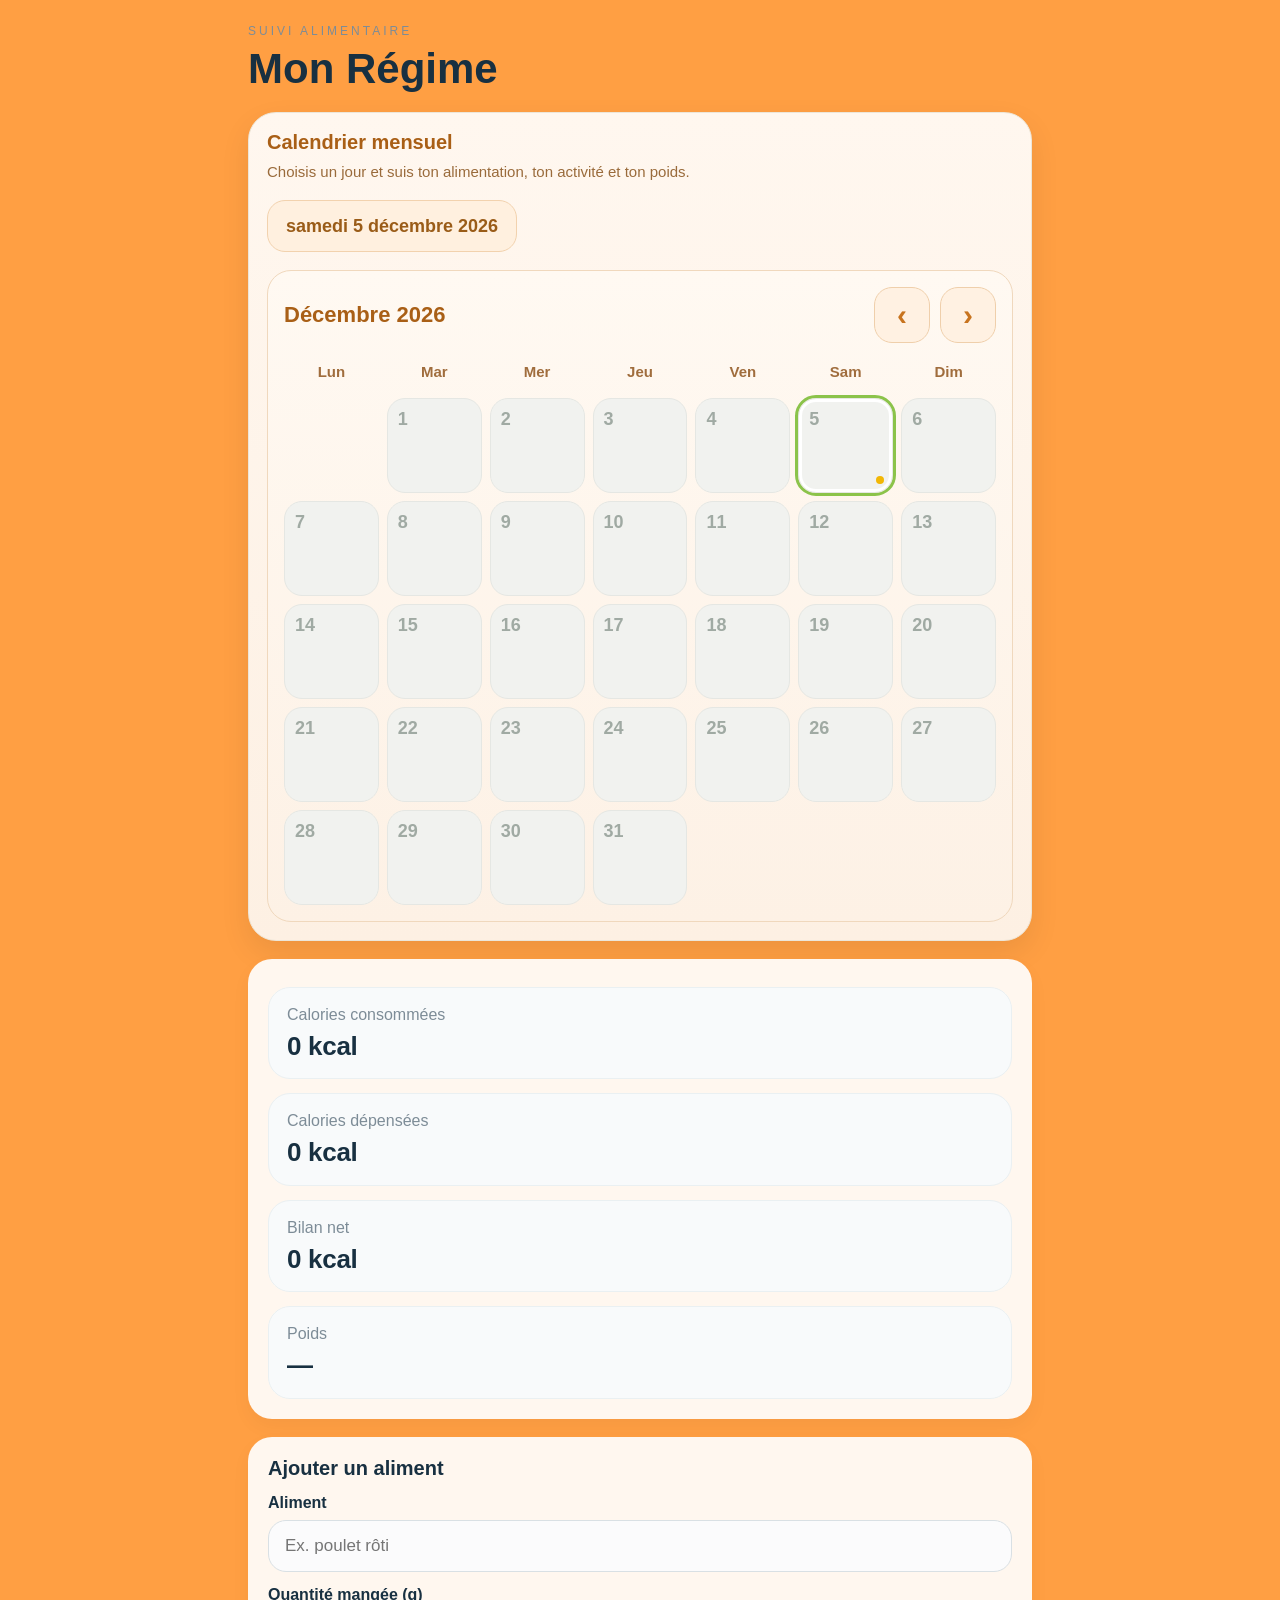
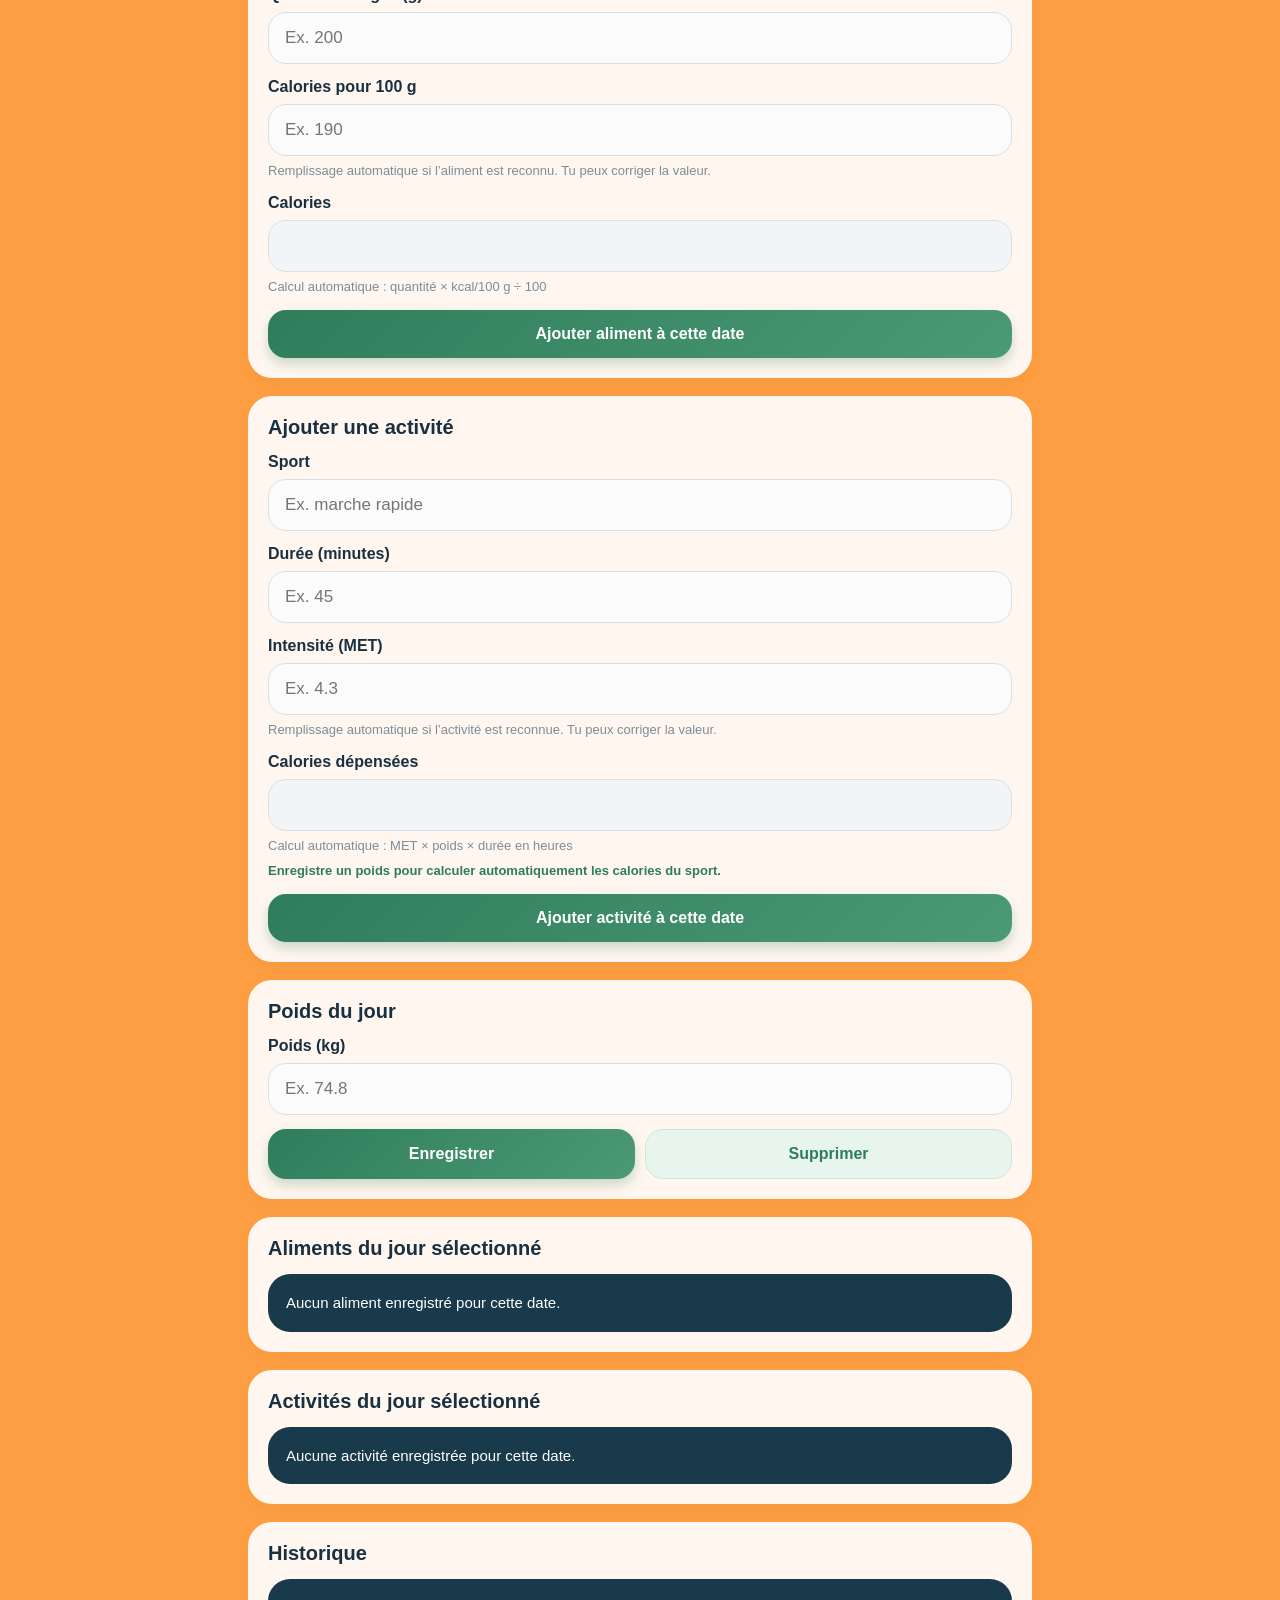
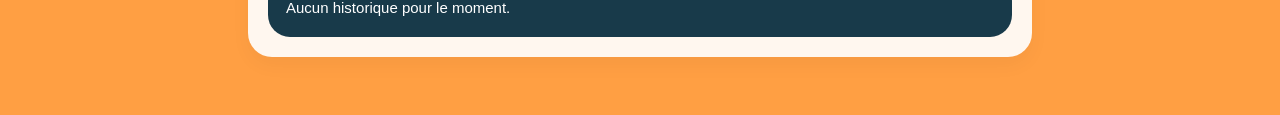
<file: index.html>
<!DOCTYPE html>
<html lang="fr">
<head>
  <meta charset="UTF-8" />
  <meta name="viewport" content="width=device-width, initial-scale=1.0, viewport-fit=cover" />
  <title>Mon Régime</title>

  <meta name="apple-mobile-web-app-capable" content="yes" />
  <meta name="apple-mobile-web-app-status-bar-style" content="default" />
  <meta name="apple-mobile-web-app-title" content="Mon Régime" />
  <link rel="apple-touch-icon" href="icon.png" />
  <meta name="theme-color" content="#eef3f6" />

  <style>
    * {
      box-sizing: border-box;
      -webkit-tap-highlight-color: transparent;
    }

    :root {
      --bg: #ff9f43;
      --card: #fff7ef;
      --text: #183041;
      --muted: #7d8c97;
      --line: #d9e0e4;
      --soft: #f8fafb;
      --primary: #183a4a;
      --danger: #b23b3b;
      --ok: #2f7d5b;

      --good: #2f7d5b;
      --good-soft: #e8f5ef;

      --medium: #f2b705;
      --medium-soft: #fff6d6;

      --bad: #e67e22;
      --bad-soft: #fff1e7;

      --empty: #eef2f4;
      --empty-text: #9aa5ad;

      --calendar-top-1: #fff7ef;
      --calendar-top-2: #fdf0e3;
    }

    html, body {
      margin: 0;
      padding: 0;
      background: var(--bg);
      color: var(--text);
      font-family: -apple-system, BlinkMacSystemFont, "Segoe UI", Roboto, sans-serif;
    }

    body {
      padding: 24px 18px 40px;
      max-width: 820px;
      margin: 0 auto;
    }

    .subtitle {
      color: var(--muted);
      letter-spacing: 3px;
      text-transform: uppercase;
      font-size: 12px;
      margin-bottom: 10px;
    }

    h1 {
      margin: 0 0 22px;
      font-size: 42px;
      line-height: 1;
      font-weight: 800;
    }

    .card {
      background: var(--card);
      border-radius: 24px;
      padding: 20px;
      margin-bottom: 18px;
      box-shadow: 0 8px 20px rgba(0,0,0,0.04);
      overflow: hidden;
    }

    .calendar-shell {
      background: linear-gradient(180deg, var(--calendar-top-1), var(--calendar-top-2));
      color: var(--text);
      border-radius: 28px;
      padding: 18px;
      box-shadow: 0 12px 30px rgba(0,0,0,0.08);
      margin-bottom: 18px;
      border: 1px solid #ece6d9;
    }

    .calendar-shell h2 {
      margin: 0 0 8px;
      font-size: 20px;
      color: #a95f16;
    }

    .calendar-subtitle {
      color: #9a6b3b;
      font-size: 15px;
      line-height: 1.35;
      margin-bottom: 18px;
    }

    .selected-pill {
      display: inline-flex;
      align-items: center;
      justify-content: center;
      min-height: 52px;
      padding: 12px 18px;
      border-radius: 18px;
      background: #fff0df;
      color: #9a5c18;
      font-size: 18px;
      font-weight: 800;
      border: 1px solid #f2d2ae;
      box-shadow: none;
      margin-bottom: 18px;
    }

    .calendar-panel {
      background: linear-gradient(180deg, #fff9f2, #fdf1e5);
      border: 1px solid #f0d8bd;
      border-radius: 24px;
      padding: 16px;
      overflow: hidden;
    }

    .calendar-header {
      display: flex;
      align-items: center;
      justify-content: space-between;
      gap: 12px;
      margin-bottom: 14px;
    }

    .calendar-month {
      color: #a95f16;
      font-size: 22px;
      font-weight: 800;
      text-transform: capitalize;
    }

    .calendar-nav {
      display: flex;
      gap: 10px;
    }

    .calendar-nav button {
      width: 56px;
      height: 56px;
      flex: 0 0 56px;
      border: 1px solid #efcfab;
      border-radius: 18px;
      background: #fff1e2;
      color: #c8741f;
      font-size: 30px;
      font-weight: 700;
      box-shadow: none;
    }

    .weekday-row {
      display: grid;
      grid-template-columns: repeat(7, minmax(0, 1fr));
      gap: 8px;
      margin-bottom: 12px;
      width: 100%;
    }

    .weekday {
      text-align: center;
      color: #a06d3d;
      font-size: 15px;
      font-weight: 700;
      padding: 6px 0;
      min-width: 0;
    }

    .calendar-grid {
      display: grid;
      grid-template-columns: repeat(7, minmax(0, 1fr));
      gap: 8px;
      width: 100%;
    }

    .day-cell {
      aspect-ratio: 1 / 1;
      width: 100%;
      min-width: 0;
      border-radius: 18px;
      border: 1px solid transparent;
      font-size: 18px;
      font-weight: 800;
      position: relative;
      display: flex;
      align-items: flex-start;
      justify-content: flex-start;
      padding: 10px;
      transition: transform 0.15s ease;
      overflow: hidden;
    }

    .day-cell:active {
      transform: scale(0.98);
    }

    .day-cell.empty-slot {
      background: transparent;
      box-shadow: none;
      pointer-events: none;
      border: none;
    }

    .day-cell.good {
      background: #e7f4ea;
      color: #2f7d5b;
      border-color: #cfe5d5;
    }

    .day-cell.medium {
      background: #fff4cf;
      color: #b88600;
      border-color: #f1e0a0;
    }

    .day-cell.bad {
      background: #ffe9dc;
      color: #d97a22;
      border-color: #f3cfb4;
    }

    .day-cell.empty {
      background: #f1f2ef;
      color: #a0aaa3;
      border-color: #e5e7e3;
      box-shadow: none;
    }

    .day-cell.selected {
      outline: 3px solid #8bc34a;
      outline-offset: 0;
      box-shadow: inset 0 0 0 3px #ffffff;
    }

    .day-cell.today::after {
      content: "";
      position: absolute;
      right: 8px;
      bottom: 8px;
      width: 8px;
      height: 8px;
      border-radius: 50%;
      background: #f2b705;
    }

    .card h2 {
      margin: 0 0 14px;
      font-size: 20px;
    }

    label {
      display: block;
      margin-bottom: 8px;
      font-size: 16px;
      font-weight: 700;
    }

    input {
      display: block;
      width: 100%;
      min-width: 0;
      max-width: 100%;
      border: 1px solid var(--line);
      border-radius: 18px;
      padding: 15px 16px;
      font-size: 17px;
      background: #fbfbfc;
      color: var(--text);
      appearance: none;
      -webkit-appearance: none;
      outline: none;
    }

    input:focus {
      border-color: #b9c7cf;
      background: #fff;
    }

    input[readonly] {
      background: #f2f5f7;
    }

    .stats {
      display: grid;
      gap: 14px;
      margin-top: 8px;
    }

    .stat {
      background: var(--soft);
      border: 1px solid #eaf0f2;
      border-radius: 22px;
      padding: 18px;
    }

    .stat-title {
      color: var(--muted);
      font-size: 16px;
      margin-bottom: 8px;
    }

    .stat-value {
      font-size: 26px;
      font-weight: 800;
      line-height: 1.1;
      letter-spacing: -0.3px;
    }

    .balance-good {
      background: var(--good-soft);
      border: 1px solid #bfe4cf;
    }

    .balance-good .stat-value {
      color: var(--good);
    }

    .balance-medium {
      background: var(--medium-soft);
      border: 1px solid #f0df98;
    }

    .balance-medium .stat-value {
      color: #b88600;
    }

    .balance-bad {
      background: var(--bad-soft);
      border: 1px solid #f1cfb0;
    }

    .balance-bad .stat-value {
      color: var(--bad);
    }

    .balance-empty {
      background: var(--soft);
      border: 1px solid #eaf0f2;
    }

    .field-group {
      margin-bottom: 14px;
    }

    .button {
      width: 100%;
      border: none;
      border-radius: 18px;
      padding: 15px 16px;
      font-size: 16px;
      font-weight: 800;
      background: linear-gradient(135deg, #2f7d5b, #4b9a73);
      color: white;
      appearance: none;
      -webkit-appearance: none;
      box-shadow: 0 6px 12px rgba(47,125,91,0.25);
    }

    .button.secondary {
      background: #e8f5ef;
      color: #2f7d5b;
      border: 1px solid #cfe5d5;
      box-shadow: none;
    }

    .button-row {
      display: grid;
      grid-template-columns: 1fr 1fr;
      gap: 10px;
      margin-top: 10px;
    }

    .list {
      display: grid;
      gap: 12px;
      margin-top: 14px;
    }

    .list-item {
      background: white;
      border-radius: 18px;
      padding: 14px;
      border: 1px solid var(--line);
      box-shadow: 0 4px 10px rgba(0,0,0,0.03);
    }

    .list-top {
      display: flex;
      justify-content: space-between;
      align-items: flex-start;
      gap: 12px;
    }

    .item-title {
      font-size: 17px;
      font-weight: 800;
      margin-bottom: 4px;
    }

    .item-meta {
      color: var(--muted);
      font-size: 14px;
      line-height: 1.45;
    }

    .item-value {
      font-size: 18px;
      font-weight: 800;
      white-space: nowrap;
    }

    .delete-btn {
      margin-top: 10px;
      border: none;
      background: transparent;
      color: var(--danger);
      font-size: 14px;
      font-weight: 700;
      padding: 0;
    }

    .empty-box {
      background: var(--primary);
      color: white;
      border-radius: 22px;
      padding: 18px;
      line-height: 1.45;
      font-size: 15px;
    }

    .hint {
      font-size: 13px;
      color: var(--muted);
      margin-top: 6px;
      line-height: 1.4;
    }

    .note {
      font-size: 13px;
      color: var(--ok);
      margin-top: 6px;
      line-height: 1.4;
      font-weight: 700;
    }

    @media (max-width: 560px) {
      body {
        padding: 18px 14px 34px;
      }

      h1 {
        font-size: 34px;
      }

      .calendar-panel {
        padding: 12px;
      }

      .calendar-month {
        font-size: 18px;
      }

      .calendar-grid,
      .weekday-row {
        gap: 6px;
      }

      .calendar-nav button {
        width: 46px;
        height: 46px;
        flex: 0 0 46px;
        border-radius: 15px;
        font-size: 26px;
      }

      .weekday {
        font-size: 13px;
      }

      .day-cell {
        border-radius: 14px;
        font-size: 15px;
        padding: 8px;
      }
    }
  </style>
</head>
<body>
  <div class="subtitle">Suivi alimentaire</div>
  <h1>Mon Régime</h1>

  <div class="calendar-shell">
    <h2>Calendrier mensuel</h2>
    <div class="calendar-subtitle">Choisis un jour et suis ton alimentation, ton activité et ton poids.</div>

    <div class="selected-pill" id="selectedDateLabel">—</div>

    <div class="calendar-panel">
      <div class="calendar-header">
        <div class="calendar-month" id="monthLabel">—</div>
        <div class="calendar-nav">
          <button type="button" id="prevMonthBtn">‹</button>
          <button type="button" id="nextMonthBtn">›</button>
        </div>
      </div>

      <div class="weekday-row">
        <div class="weekday">Lun</div>
        <div class="weekday">Mar</div>
        <div class="weekday">Mer</div>
        <div class="weekday">Jeu</div>
        <div class="weekday">Ven</div>
        <div class="weekday">Sam</div>
        <div class="weekday">Dim</div>
      </div>

      <div class="calendar-grid" id="calendarGrid"></div>
    </div>
  </div>

  <div class="card">
    <div class="stats">
      <div class="stat">
        <div class="stat-title">Calories consommées</div>
        <div class="stat-value" id="caloriesIn">0 kcal</div>
      </div>

      <div class="stat">
        <div class="stat-title">Calories dépensées</div>
        <div class="stat-value" id="caloriesOut">0 kcal</div>
      </div>

      <div class="stat balance-empty" id="balanceCard">
        <div class="stat-title">Bilan net</div>
        <div class="stat-value" id="balance">0 kcal</div>
      </div>

      <div class="stat">
        <div class="stat-title">Poids</div>
        <div class="stat-value" id="weightDisplay">—</div>
      </div>
    </div>
  </div>

  <div class="card">
    <h2>Ajouter un aliment</h2>

    <div class="field-group">
      <label for="foodInput">Aliment</label>
      <input id="foodInput" type="text" list="foodSuggestions" placeholder="Ex. poulet rôti" />
      <datalist id="foodSuggestions"></datalist>
    </div>

    <div class="field-group">
      <label for="quantityInput">Quantité mangée (g)</label>
      <input id="quantityInput" type="number" inputmode="decimal" placeholder="Ex. 200" />
    </div>

    <div class="field-group">
      <label for="foodCaloriesPer100Input">Calories pour 100 g</label>
      <input id="foodCaloriesPer100Input" type="number" inputmode="decimal" placeholder="Ex. 190" />
      <div class="hint">Remplissage automatique si l’aliment est reconnu. Tu peux corriger la valeur.</div>
    </div>

    <div class="field-group">
      <label for="foodCaloriesInput">Calories</label>
      <input id="foodCaloriesInput" type="number" inputmode="decimal" readonly />
      <div class="hint">Calcul automatique : quantité × kcal/100 g ÷ 100</div>
    </div>

    <button class="button" id="addFoodBtn">Ajouter aliment à cette date</button>
  </div>

  <div class="card">
    <h2>Ajouter une activité</h2>

    <div class="field-group">
      <label for="sportInput">Sport</label>
      <input id="sportInput" type="text" list="sportSuggestions" placeholder="Ex. marche rapide" />
      <datalist id="sportSuggestions"></datalist>
    </div>

    <div class="field-group">
      <label for="durationInput">Durée (minutes)</label>
      <input id="durationInput" type="number" inputmode="decimal" placeholder="Ex. 45" />
    </div>

    <div class="field-group">
      <label for="sportMetInput">Intensité (MET)</label>
      <input id="sportMetInput" type="number" inputmode="decimal" step="0.1" placeholder="Ex. 4.3" />
      <div class="hint">Remplissage automatique si l’activité est reconnue. Tu peux corriger la valeur.</div>
    </div>

    <div class="field-group">
      <label for="sportCaloriesInput">Calories dépensées</label>
      <input id="sportCaloriesInput" type="number" inputmode="decimal" readonly />
      <div class="hint">Calcul automatique : MET × poids × durée en heures</div>
      <div class="note" id="sportWeightNote"></div>
    </div>

    <button class="button" id="addSportBtn">Ajouter activité à cette date</button>
  </div>

  <div class="card">
    <h2>Poids du jour</h2>

    <div class="field-group">
      <label for="weightInput">Poids (kg)</label>
      <input id="weightInput" type="number" inputmode="decimal" step="0.1" placeholder="Ex. 74.8" />
    </div>

    <div class="button-row">
      <button class="button" id="saveWeightBtn">Enregistrer</button>
      <button class="button secondary" id="deleteWeightBtn">Supprimer</button>
    </div>
  </div>

  <div class="card">
    <h2>Aliments du jour sélectionné</h2>
    <div id="foodList" class="list"></div>
  </div>

  <div class="card">
    <h2>Activités du jour sélectionné</h2>
    <div id="sportList" class="list"></div>
  </div>

  <div class="card">
    <h2>Historique</h2>
    <div id="weightHistory" class="list"></div>
  </div>

  <script>
    const STORAGE_KEY = "mon_regime_data_v3";

    const FOOD_DB = {
      "poulet roti": 190,
      "blanc de poulet": 165,
      "steak hache": 250,
      "saumon": 208,
      "thon": 132,
      "oeuf": 155,
      "riz cuit": 130,
      "pates cuites": 158,
      "pommes de terre roties": 135,
      "carottes roties": 80,
      "patates carottes roties": 110,
      "pain": 265,
      "fromage": 350,
      "yaourt nature": 60,
      "banane": 89,
      "pomme": 52,
      "orange": 47,
      "salade": 15,
      "avocat": 160,
      "pizza": 270,
      "soupe": 45
    };

    const SPORT_DB = {
      "marche lente": 2.8,
      "marche": 3.3,
      "marche rapide": 4.3,
      "randonnee": 6.0,
      "velo tranquille": 4.0,
      "velo": 6.0,
      "course": 8.3,
      "jogging": 7.0,
      "natation": 6.0,
      "musculation": 3.5,
      "fitness": 5.0,
      "football": 7.0,
      "futsal": 8.0,
      "tennis": 7.3,
      "menage": 3.0,
      "jardinage": 4.0
    };

    const appData = loadData();

    const selectedDateLabel = document.getElementById("selectedDateLabel");
    const monthLabel = document.getElementById("monthLabel");
    const calendarGrid = document.getElementById("calendarGrid");

    const foodInput = document.getElementById("foodInput");
    const quantityInput = document.getElementById("quantityInput");
    const foodCaloriesPer100Input = document.getElementById("foodCaloriesPer100Input");
    const foodCaloriesInput = document.getElementById("foodCaloriesInput");

    const sportInput = document.getElementById("sportInput");
    const durationInput = document.getElementById("durationInput");
    const sportMetInput = document.getElementById("sportMetInput");
    const sportCaloriesInput = document.getElementById("sportCaloriesInput");
    const sportWeightNote = document.getElementById("sportWeightNote");

    const weightInput = document.getElementById("weightInput");

    const caloriesInEl = document.getElementById("caloriesIn");
    const caloriesOutEl = document.getElementById("caloriesOut");
    const balanceEl = document.getElementById("balance");
    const balanceCard = document.getElementById("balanceCard");
    const weightDisplayEl = document.getElementById("weightDisplay");
    const foodListEl = document.getElementById("foodList");
    const sportListEl = document.getElementById("sportList");
    const weightHistoryEl = document.getElementById("weightHistory");

    const prevMonthBtn = document.getElementById("prevMonthBtn");
    const nextMonthBtn = document.getElementById("nextMonthBtn");

    let selectedISO = todayISO();
    let calendarYear = new Date().getFullYear();
    let calendarMonth = new Date().getMonth();

    function loadData() {
      try {
        const raw = localStorage.getItem(STORAGE_KEY);
        if (!raw) return { days: {} };

        const parsed = JSON.parse(raw);
        if (!parsed.days || typeof parsed.days !== "object") return { days: {} };

        return parsed;
      } catch {
        return { days: {} };
      }
    }

    function saveData() {
      localStorage.setItem(STORAGE_KEY, JSON.stringify(appData));
    }

    function todayISO() {
      const d = new Date();
      const y = d.getFullYear();
      const m = String(d.getMonth() + 1).padStart(2, "0");
      const day = String(d.getDate()).padStart(2, "0");
      return `${y}-${m}-${day}`;
    }

    function isoToFR(iso) {
      if (!iso) return "";
      const [y, m, d] = iso.split("-");
      return `${d}/${m}/${y}`;
    }

    function isoToPrettyFR(iso) {
      if (!iso) return "";
      const [y, m, d] = iso.split("-");
      const date = new Date(Number(y), Number(m) - 1, Number(d));
      return date.toLocaleDateString("fr-FR", {
        weekday: "long",
        day: "numeric",
        month: "long",
        year: "numeric"
      });
    }

    function isoToDateParts(iso) {
      const [y, m, d] = iso.split("-").map(Number);
      return { y, m, d };
    }

    function ensureDay(isoDate) {
      if (!appData.days[isoDate]) {
        appData.days[isoDate] = {
          foods: [],
          sports: [],
          weight: null
        };
      }
      return appData.days[isoDate];
    }

    function totalFoodCalories(day) {
      return day.foods.reduce((sum, item) => sum + Number(item.calories || 0), 0);
    }

    function totalSportCalories(day) {
      return day.sports.reduce((sum, item) => sum + Number(item.calories || 0), 0);
    }

    function escapeHtml(str) {
      return String(str)
        .replaceAll("&", "&amp;")
        .replaceAll("<", "&lt;")
        .replaceAll(">", "&gt;")
        .replaceAll('"', "&quot;")
        .replaceAll("'", "&#039;");
    }

    function normalizeText(value) {
      return String(value || "")
        .trim()
        .toLowerCase()
        .normalize("NFD")
        .replace(/[\u0300-\u036f]/g, "");
    }

    function round1(value) {
      return Math.round(value * 10) / 10;
    }

    function fillDatalist(id, values) {
      const el = document.getElementById(id);
      el.innerHTML = values
        .map(value => `<option value="${escapeHtml(value)}"></option>`)
        .join("");
    }

    fillDatalist("foodSuggestions", Object.keys(FOOD_DB).sort((a, b) => a.localeCompare(b)));
    fillDatalist("sportSuggestions", Object.keys(SPORT_DB).sort((a, b) => a.localeCompare(b)));

    function getWeightForDate(iso) {
      const day = ensureDay(iso);

      if (day.weight !== null && day.weight !== "" && !Number.isNaN(Number(day.weight))) {
        return Number(day.weight);
      }

      const dates = Object.keys(appData.days).sort((a, b) => b.localeCompare(a));
      for (const d of dates) {
        if (d <= iso) {
          const w = appData.days[d]?.weight;
          if (w !== null && w !== "" && !Number.isNaN(Number(w))) {
            return Number(w);
          }
        }
      }
      return null;
    }

    function getBalanceForDay(iso) {
      const existing = appData.days[iso];
      if (!existing) return null;

      const hasFood = Array.isArray(existing.foods) && existing.foods.length > 0;
      const hasSport = Array.isArray(existing.sports) && existing.sports.length > 0;
      const hasWeight = existing.weight !== null && existing.weight !== "" && existing.weight !== undefined;

      if (!hasFood && !hasSport && !hasWeight) return null;

      return round1(totalFoodCalories(existing) - totalSportCalories(existing));
    }

    function getDayColorClass(balance) {
      if (balance === null) return "empty";
      if (balance <= -1) return "good";
      if (balance >= 0 && balance < 200) return "medium";
      return "bad";
    }

    function getBalanceCardClass(balance) {
      if (balance === null) return "balance-empty";
      if (balance <= -1) return "balance-good";
      if (balance >= 0 && balance < 200) return "balance-medium";
      return "balance-bad";
    }

    function updateFoodCalculation() {
      const foodKey = normalizeText(foodInput.value);

      if (FOOD_DB[foodKey] !== undefined && foodCaloriesPer100Input.dataset.manual !== "1") {
        foodCaloriesPer100Input.value = FOOD_DB[foodKey];
      }

      const grams = Number(quantityInput.value);
      const per100 = Number(foodCaloriesPer100Input.value);

      if (!Number.isNaN(grams) && grams > 0 && !Number.isNaN(per100) && per100 > 0) {
        foodCaloriesInput.value = round1((grams * per100) / 100);
      } else {
        foodCaloriesInput.value = "";
      }
    }

    function updateSportCalculation() {
      const sportKey = normalizeText(sportInput.value);

      if (SPORT_DB[sportKey] !== undefined && sportMetInput.dataset.manual !== "1") {
        sportMetInput.value = SPORT_DB[sportKey];
      }

      const duration = Number(durationInput.value);
      const met = Number(sportMetInput.value);
      const weight = getWeightForDate(selectedISO);

      if (weight) {
        sportWeightNote.textContent = `Poids utilisé pour le calcul : ${weight} kg`;
      } else {
        sportWeightNote.textContent = "Enregistre un poids pour calculer automatiquement les calories du sport.";
      }

      if (!Number.isNaN(duration) && duration > 0 && !Number.isNaN(met) && met > 0 && weight) {
        sportCaloriesInput.value = round1(met * weight * (duration / 60));
      } else {
        sportCaloriesInput.value = "";
      }
    }

    function renderCalendar() {
      monthLabel.textContent = new Date(calendarYear, calendarMonth, 1).toLocaleDateString("fr-FR", {
        month: "long",
        year: "numeric"
      });

      calendarGrid.innerHTML = "";

      const firstDay = new Date(calendarYear, calendarMonth, 1);
      const firstWeekday = (firstDay.getDay() + 6) % 7;
      const daysInMonth = new Date(calendarYear, calendarMonth + 1, 0).getDate();
      const today = todayISO();

      for (let i = 0; i < firstWeekday; i++) {
        const blank = document.createElement("div");
        blank.className = "day-cell empty-slot";
        calendarGrid.appendChild(blank);
      }

      for (let dayNum = 1; dayNum <= daysInMonth; dayNum++) {
        const iso = `${calendarYear}-${String(calendarMonth + 1).padStart(2, "0")}-${String(dayNum).padStart(2, "0")}`;
        const balance = getBalanceForDay(iso);
        const colorClass = getDayColorClass(balance);

        const btn = document.createElement("button");
        btn.type = "button";
        btn.className = `day-cell ${colorClass}`;
        btn.textContent = dayNum;

        if (iso === selectedISO) {
          btn.classList.add("selected");
        }

        if (iso === today) {
          btn.classList.add("today");
        }

        btn.addEventListener("click", () => {
          selectedISO = iso;
          render();
        });

        calendarGrid.appendChild(btn);
      }
    }

    function render() {
      const day = ensureDay(selectedISO);

      const parts = isoToDateParts(selectedISO);
      calendarYear = parts.y;
      calendarMonth = parts.m - 1;

      selectedDateLabel.textContent = isoToPrettyFR(selectedISO);

      const caloriesIn = round1(totalFoodCalories(day));
      const caloriesOut = round1(totalSportCalories(day));
      const balance = round1(caloriesIn - caloriesOut);
      const balanceState = (day.foods.length || day.sports.length || day.weight !== null) ? balance : null;

      caloriesInEl.textContent = `${caloriesIn} kcal`;
      caloriesOutEl.textContent = `${caloriesOut} kcal`;
      balanceEl.textContent = `${balance} kcal`;
      weightDisplayEl.textContent = day.weight ? `${day.weight} kg` : "—";

      balanceCard.classList.remove("balance-good", "balance-medium", "balance-bad", "balance-empty");
      balanceCard.classList.add(getBalanceCardClass(balanceState));

      renderCalendar();
      renderFoodList(day, selectedISO);
      renderSportList(day, selectedISO);
      renderHistory();

      updateFoodCalculation();
      updateSportCalculation();

      saveData();
    }

    function renderFoodList(day, iso) {
      if (!day.foods.length) {
        foodListEl.innerHTML = `<div class="empty-box">Aucun aliment enregistré pour cette date.</div>`;
        return;
      }

      foodListEl.innerHTML = day.foods.map((item, index) => `
        <div class="list-item">
          <div class="list-top">
            <div>
              <div class="item-title">${escapeHtml(item.name)}</div>
              <div class="item-meta">
                Quantité : ${escapeHtml(String(item.quantity))} g<br>
                Base : ${escapeHtml(String(item.caloriesPer100))} kcal / 100 g
              </div>
            </div>
            <div class="item-value">${escapeHtml(String(item.calories))} kcal</div>
          </div>
          <button class="delete-btn" onclick="deleteFood('${iso}', ${index})">Supprimer</button>
        </div>
      `).join("");
    }

    function renderSportList(day, iso) {
      if (!day.sports.length) {
        sportListEl.innerHTML = `<div class="empty-box">Aucune activité enregistrée pour cette date.</div>`;
        return;
      }

      sportListEl.innerHTML = day.sports.map((item, index) => `
        <div class="list-item">
          <div class="list-top">
            <div>
              <div class="item-title">${escapeHtml(item.name)}</div>
              <div class="item-meta">
                Durée : ${escapeHtml(String(item.duration))} min<br>
                Intensité : ${escapeHtml(String(item.met))} MET<br>
                Poids utilisé : ${escapeHtml(String(item.weightUsed))} kg
              </div>
            </div>
            <div class="item-value">${escapeHtml(String(item.calories))} kcal</div>
          </div>
          <button class="delete-btn" onclick="deleteSport('${iso}', ${index})">Supprimer</button>
        </div>
      `).join("");
    }

    function renderHistory() {
      const entries = Object.entries(appData.days)
        .filter(([_, day]) => {
          const hasWeight = day.weight !== null && day.weight !== "" && day.weight !== undefined;
          const hasFood = Array.isArray(day.foods) && day.foods.length > 0;
          const hasSport = Array.isArray(day.sports) && day.sports.length > 0;
          return hasWeight || hasFood || hasSport;
        })
        .sort((a, b) => b[0].localeCompare(a[0]));

      if (!entries.length) {
        weightHistoryEl.innerHTML = `<div class="empty-box">Aucun historique pour le moment.</div>`;
        return;
      }

      weightHistoryEl.innerHTML = entries.map(([iso, day]) => {
        const caloriesIn = round1(totalFoodCalories(day));
        const caloriesOut = round1(totalSportCalories(day));
        const balance = round1(caloriesIn - caloriesOut);

        return `
          <div class="list-item">
            <div class="list-top">
              <div>
                <div class="item-title">${escapeHtml(isoToFR(iso))}</div>
                <div class="item-meta">
                  Poids : ${day.weight !== null && day.weight !== "" && day.weight !== undefined ? `${escapeHtml(String(day.weight))} kg` : "—"}<br>
                  Calories consommées : ${caloriesIn} kcal<br>
                  Calories dépensées : ${caloriesOut} kcal<br>
                  Bilan net : ${balance} kcal
                </div>
              </div>
            </div>
          </div>
        `;
      }).join("");
    }

    function addFood() {
      const day = ensureDay(selectedISO);

      const name = foodInput.value.trim();
      const quantity = Number(quantityInput.value);
      const caloriesPer100 = Number(foodCaloriesPer100Input.value);
      const calories = Number(foodCaloriesInput.value);

      if (!name || Number.isNaN(quantity) || quantity <= 0 || Number.isNaN(caloriesPer100) || caloriesPer100 <= 0) {
        alert("Remplis l’aliment, la quantité en grammes et les calories pour 100 g.");
        return;
      }

      if (Number.isNaN(calories) || calories <= 0) {
        alert("Les calories calculées sont invalides.");
        return;
      }

      day.foods.push({
        name,
        quantity: round1(quantity),
        caloriesPer100: round1(caloriesPer100),
        calories: round1(calories)
      });

      foodInput.value = "";
      quantityInput.value = "";
      foodCaloriesPer100Input.value = "";
      foodCaloriesInput.value = "";
      foodCaloriesPer100Input.dataset.manual = "";

      render();
    }

    function addSport() {
      const day = ensureDay(selectedISO);
      const weight = getWeightForDate(selectedISO);

      const name = sportInput.value.trim();
      const duration = Number(durationInput.value);
      const met = Number(sportMetInput.value);
      const calories = Number(sportCaloriesInput.value);

      if (!weight) {
        alert("Enregistre d’abord un poids pour calculer les calories du sport.");
        return;
      }

      if (!name || Number.isNaN(duration) || duration <= 0 || Number.isNaN(met) || met <= 0) {
        alert("Remplis l’activité, la durée et l’intensité.");
        return;
      }

      if (Number.isNaN(calories) || calories <= 0) {
        alert("Les calories calculées sont invalides.");
        return;
      }

      day.sports.push({
        name,
        duration: round1(duration),
        met: round1(met),
        weightUsed: round1(weight),
        calories: round1(calories)
      });

      sportInput.value = "";
      durationInput.value = "";
      sportMetInput.value = "";
      sportCaloriesInput.value = "";
      sportMetInput.dataset.manual = "";

      render();
    }

    function saveWeight() {
      const day = ensureDay(selectedISO);
      const weight = Number(weightInput.value);

      if (Number.isNaN(weight) || weight <= 0) {
        alert("Entre un poids valide.");
        return;
      }

      day.weight = round1(weight);
      weightInput.value = "";
      render();
    }

    function deleteWeight() {
      const day = ensureDay(selectedISO);
      day.weight = null;
      render();
    }

    function deleteFood(iso, index) {
      const day = ensureDay(iso);
      day.foods.splice(index, 1);
      render();
    }

    function deleteSport(iso, index) {
      const day = ensureDay(iso);
      day.sports.splice(index, 1);
      render();
    }

    window.deleteFood = deleteFood;
    window.deleteSport = deleteSport;

    foodInput.addEventListener("input", updateFoodCalculation);
    quantityInput.addEventListener("input", updateFoodCalculation);
    foodCaloriesPer100Input.addEventListener("input", () => {
      foodCaloriesPer100Input.dataset.manual = "1";
      updateFoodCalculation();
    });

    sportInput.addEventListener("input", updateSportCalculation);
    durationInput.addEventListener("input", updateSportCalculation);
    sportMetInput.addEventListener("input", () => {
      sportMetInput.dataset.manual = "1";
      updateSportCalculation();
    });

    document.getElementById("addFoodBtn").addEventListener("click", addFood);
    document.getElementById("addSportBtn").addEventListener("click", addSport);
    document.getElementById("saveWeightBtn").addEventListener("click", saveWeight);
    document.getElementById("deleteWeightBtn").addEventListener("click", deleteWeight);

    prevMonthBtn.addEventListener("click", () => {
      calendarMonth -= 1;
      if (calendarMonth < 0) {
        calendarMonth = 11;
        calendarYear -= 1;
      }
      renderCalendar();
    });

    nextMonthBtn.addEventListener("click", () => {
      calendarMonth += 1;
      if (calendarMonth > 11) {
        calendarMonth = 0;
        calendarYear += 1;
      }
      renderCalendar();
    });

    render();
  </script>
</body>
</html>
</file>
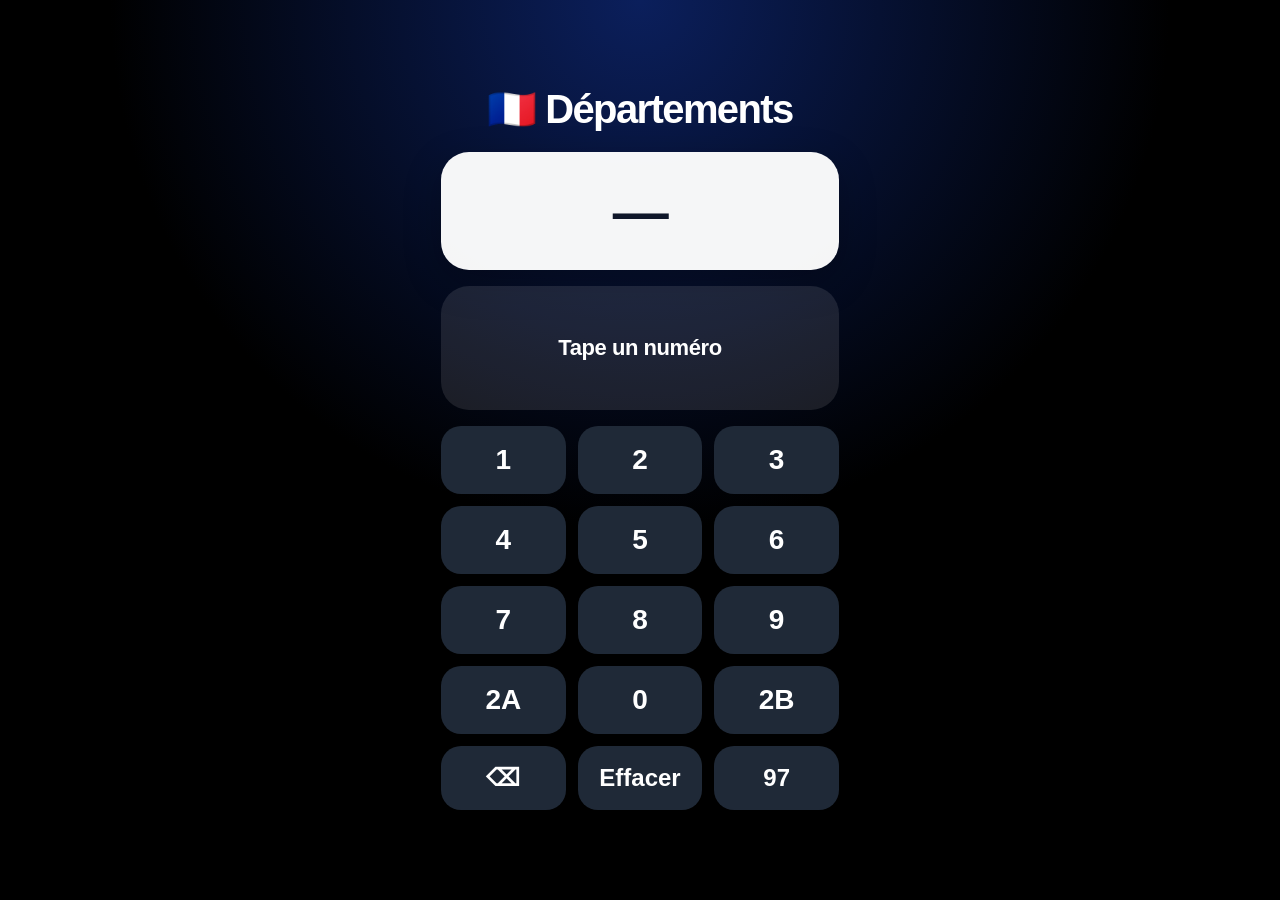
<file: departements.html>
<!DOCTYPE html>
<html lang="fr">
<head>
<meta charset="UTF-8">
<meta name="viewport" content="width=device-width, initial-scale=1.0, viewport-fit=cover">
<title>Départements</title>
<link rel="icon" type="image/png" href="icondpt.PNG">
<link rel="apple-touch-icon" href="icondpt.PNG">
<meta name="apple-mobile-web-app-capable" content="yes">
<meta name="apple-mobile-web-app-status-bar-style" content="black-translucent">
<meta name="theme-color" content="#000000">

<style>
*{box-sizing:border-box;margin:0;padding:0;-webkit-tap-highlight-color:transparent}
:root{
  --bg:#000000;
  --panel:#111111;
  --key:#1f2937;
  --key-active:#374151;
  --text:#ffffff;
  --muted:#b8b8c2;
  --ok:#16a34a;
  --warn:#ef4444;
}
html,body{height:100%}
body{
  font-family:-apple-system,BlinkMacSystemFont,"SF Pro Display","SF Pro Text",sans-serif;
  background:radial-gradient(circle at top, #0b1f5c 0%, #000 48%);
  color:var(--text);
  display:flex;
  justify-content:center;
  align-items:center;
  min-height:100vh;
}
.app{
  width:100%;
  max-width:430px;
  padding:22px 16px 24px;
  text-align:center;
}
h1{
  font-size:40px;
  line-height:1.05;
  font-weight:800;
  letter-spacing:-0.04em;
  margin-bottom:22px;
}
.display{
  min-height:118px;
  background:rgba(255,255,255,.96);
  color:#0f172a;
  border-radius:28px;
  padding:24px 12px;
  display:flex;
  align-items:center;
  justify-content:center;
  font-size:56px;
  font-weight:800;
  letter-spacing:-0.03em;
  box-shadow:0 12px 36px rgba(0,0,0,.28);
  margin-bottom:16px;
}
.result{
  min-height:124px;
  border-radius:28px;
  background:rgba(255,255,255,.10);
  display:flex;
  align-items:center;
  justify-content:center;
  padding:20px 18px;
  margin-bottom:16px;
  transition:.15s ease;
}
.result.waiting{color:var(--text)}
.result.found{background:rgba(22,163,74,.24)}
.result.unknown{background:rgba(239,68,68,.18)}
.resultText{
  font-size:22px;
  font-weight:700;
  line-height:1.15;
  letter-spacing:-0.02em;
}
.resultName{
  font-size:34px;
  font-weight:800;
  line-height:1.05;
  letter-spacing:-0.03em;
}
.helper{
  color:var(--muted);
  font-size:15px;
  line-height:1.3;
  margin-bottom:18px;
}
.keyboard{
  display:grid;
  grid-template-columns:repeat(3,1fr);
  gap:12px;
}
.key{
  border:none;
  border-radius:20px;
  background:var(--key);
  color:var(--text);
  padding:18px 8px;
  font-size:28px;
  font-weight:700;
  font-family:inherit;
  transition:transform .08s ease, background .08s ease, opacity .08s ease;
}
.key:active{
  transform:scale(.94);
  background:var(--key-active);
}
.key.wide{
  grid-column:span 1;
}
.key.action{
  font-size:24px;
}
.footer{
  margin-top:14px;
  color:var(--muted);
  font-size:13px;
}
@media (max-width:390px){
  h1{font-size:35px}
  .display{font-size:50px}
  .resultName{font-size:30px}
}
</style>
</head>
<body>
<div class="app">
  <h1>🇫🇷 Départements</h1>

  <div id="display" class="display"></div>

  <div id="result" class="result waiting">
    <div class="resultText">Tape un numéro</div>
  </div>


  <div class="keyboard">
    <button class="key" onclick="press('1')">1</button>
    <button class="key" onclick="press('2')">2</button>
    <button class="key" onclick="press('3')">3</button>

    <button class="key" onclick="press('4')">4</button>
    <button class="key" onclick="press('5')">5</button>
    <button class="key" onclick="press('6')">6</button>

    <button class="key" onclick="press('7')">7</button>
    <button class="key" onclick="press('8')">8</button>
    <button class="key" onclick="press('9')">9</button>

    <button class="key" onclick="press('2A')">2A</button>
    <button class="key" onclick="press('0')">0</button>
    <button class="key" onclick="press('2B')">2B</button>

    <button class="key action" onclick="clearOne()">⌫</button>
    <button class="key action" onclick="clearAll()">Effacer</button>
    <button class="key action" onclick="press('97')">97</button>
  </div>

  
</div>

<script>
const data = {
  "01":"Ain",
  "02":"Aisne",
  "03":"Allier",
  "04":"Alpes-de-Haute-Provence",
  "05":"Hautes-Alpes",
  "06":"Alpes-Maritimes",
  "07":"Ardèche",
  "08":"Ardennes",
  "09":"Ariège",
  "10":"Aube",
  "11":"Aude",
  "12":"Aveyron",
  "13":"Bouches-du-Rhône",
  "14":"Calvados",
  "15":"Cantal",
  "16":"Charente",
  "17":"Charente-Maritime",
  "18":"Cher",
  "19":"Corrèze",
  "2A":"Corse-du-Sud",
  "2B":"Haute-Corse",
  "21":"Côte-d'Or",
  "22":"Côtes-d'Armor",
  "23":"Creuse",
  "24":"Dordogne",
  "25":"Doubs",
  "26":"Drôme",
  "27":"Eure",
  "28":"Eure-et-Loir",
  "29":"Finistère",
  "30":"Gard",
  "31":"Haute-Garonne",
  "32":"Gers",
  "33":"Gironde",
  "34":"Hérault",
  "35":"Ille-et-Vilaine",
  "36":"Indre",
  "37":"Indre-et-Loire",
  "38":"Isère",
  "39":"Jura",
  "40":"Landes",
  "41":"Loir-et-Cher",
  "42":"Loire",
  "43":"Haute-Loire",
  "44":"Loire-Atlantique",
  "45":"Loiret",
  "46":"Lot",
  "47":"Lot-et-Garonne",
  "48":"Lozère",
  "49":"Maine-et-Loire",
  "50":"Manche",
  "51":"Marne",
  "52":"Haute-Marne",
  "53":"Mayenne",
  "54":"Meurthe-et-Moselle",
  "55":"Meuse",
  "56":"Morbihan",
  "57":"Moselle",
  "58":"Nièvre",
  "59":"Nord",
  "60":"Oise",
  "61":"Orne",
  "62":"Pas-de-Calais",
  "63":"Puy-de-Dôme",
  "64":"Pyrénées-Atlantiques",
  "65":"Hautes-Pyrénées",
  "66":"Pyrénées-Orientales",
  "67":"Bas-Rhin",
  "68":"Haut-Rhin",
  "69":"Rhône",
  "70":"Haute-Saône",
  "71":"Saône-et-Loire",
  "72":"Sarthe",
  "73":"Savoie",
  "74":"Haute-Savoie",
  "75":"Paris",
  "76":"Seine-Maritime",
  "77":"Seine-et-Marne",
  "78":"Yvelines",
  "79":"Deux-Sèvres",
  "80":"Somme",
  "81":"Tarn",
  "82":"Tarn-et-Garonne",
  "83":"Var",
  "84":"Vaucluse",
  "85":"Vendée",
  "86":"Vienne",
  "87":"Haute-Vienne",
  "88":"Vosges",
  "89":"Yonne",
  "90":"Territoire de Belfort",
  "91":"Essonne",
  "92":"Hauts-de-Seine",
  "93":"Seine-Saint-Denis",
  "94":"Val-de-Marne",
  "95":"Val-d'Oise",
  "971":"Guadeloupe",
  "972":"Martinique",
  "973":"Guyane",
  "974":"La Réunion",
  "976":"Mayotte"
};

let input = "";

function canAppend(current, val){
  if (val === "2A" || val === "2B") {
    return current === "";
  }
  if (val === "97") {
    return current === "";
  }
  return current.length < 3;
}

function press(val){
  if (!canAppend(input, val)) return;

  if (val === "2A" || val === "2B") {
    input = val;
    update();
    return;
  }

  if (input === "2A" || input === "2B") return;

  if (val === "97") {
    input = "97";
    update();
    return;
  }

  if (input.length >= 3) return;
  input += val;
  update();
}

function clearOne(){
  if (input === "2A" || input === "2B") {
    input = "";
  } else {
    input = input.slice(0, -1);
  }
  update();
}

function clearAll(){
  input = "";
  update();
}

function update(){
  const display = document.getElementById("display");
  const result = document.getElementById("result");

  display.textContent = input || "—";

  if (!input) {
    result.className = "result waiting";
    result.innerHTML = '<div class="resultText">Tape un numéro</div>';
    return;
  }

  if (data[input]) {
    result.className = "result found";
    result.innerHTML = '<div class="resultName">' + data[input] + '</div>';
  } else {
    result.className = "result unknown";
    result.innerHTML = '<div class="resultName">Inconnu</div>';
  }
}

update();
</script>
</body>
</html>
</file>
